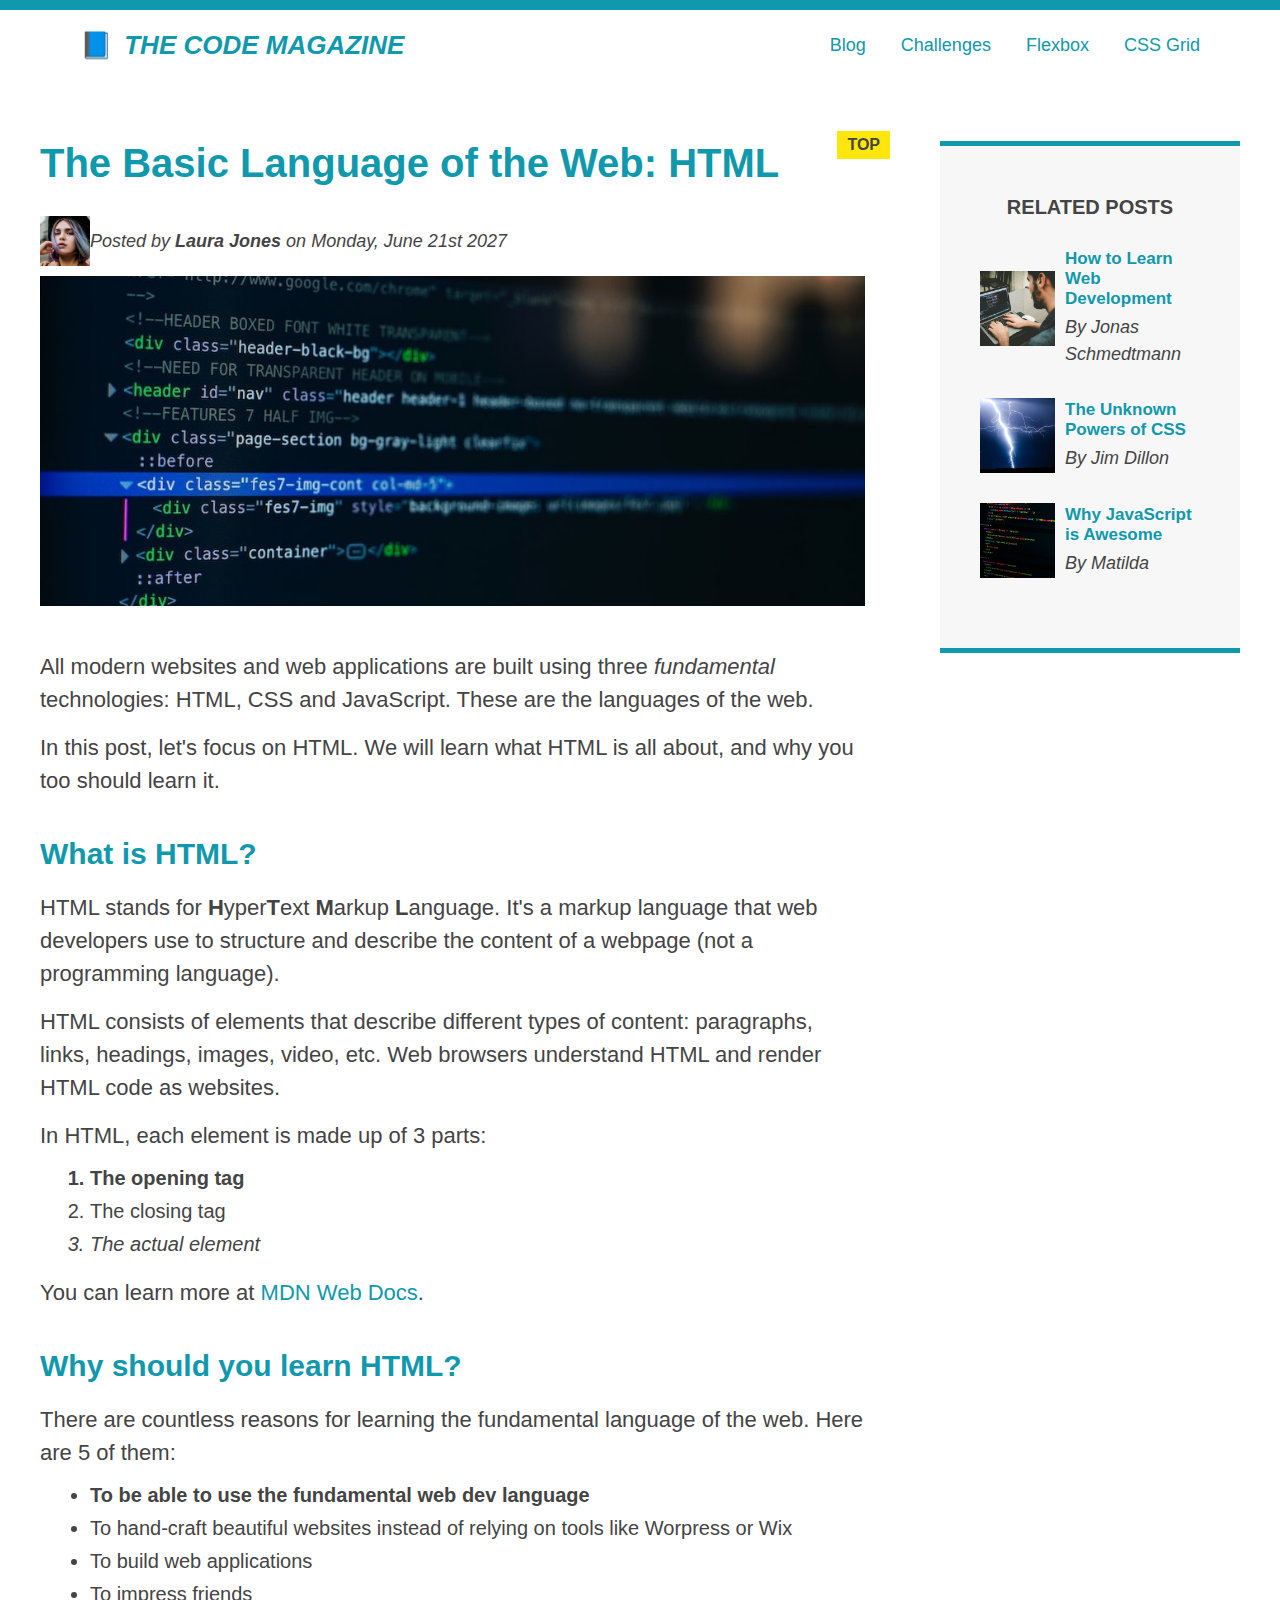
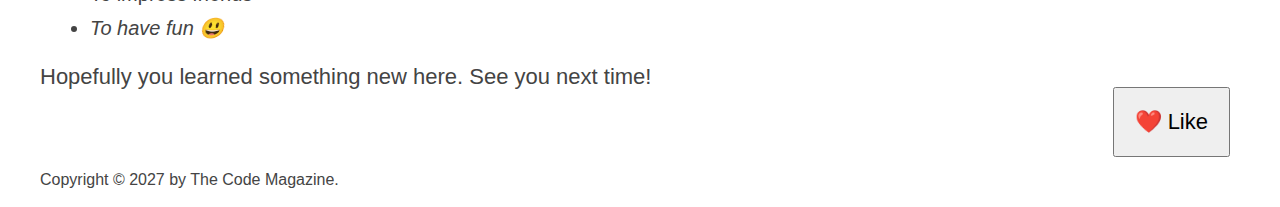
<file: index.html>
<!DOCTYPE html>
<html lang="en">

<head>
    <meta charset="UTF-8" />
    <link href="style.css" rel="stylesheet" />

    <title>The Basic Language of the Web: HTML</title>
</head>

<body>
    <div class="container">
        <header class="main-header">
            <h1>📘 The Code Magazine</h1>

            <nav>
                <a href="blog.html">Blog</a>
                <a href="#">Challenges</a>
                <a href="flexbox.html">Flexbox</a>
                <a href="css-grid.html">CSS Grid</a>
            </nav>
        </header>

        <!-- <div class="row"> -->
        <article>
            <header class="post-header">
                <h2>The Basic Language of the Web: HTML</h2>
                <div class="author-box">
                    <img src="img/laura-jones.jpg" alt="Headshot of Laura Jones" height="50" width="50"
                        class="author-img" />

                    <p id="author" class="author">
                        Posted by <strong>Laura Jones</strong> on Monday, June 21st 2027
                    </p>
                </div>

                <img src="img/post-img.jpg" alt="HTML code on a screen" width="500" height="200" class="post-img" />
                <button>❤️ Like</button>
            </header>

            <p>
                All modern websites and web applications are built using three
                <em>fundamental</em>
                technologies: HTML, CSS and JavaScript. These are the languages of the
                web.
            </p>

            <p>
                In this post, let's focus on HTML. We will learn what HTML is all
                about, and why you too should learn it.
            </p>

            <h3>What is HTML?</h3>
            <p>
                HTML stands for <strong>H</strong>yper<strong>T</strong>ext
                <strong>M</strong>arkup <strong>L</strong>anguage. It's a markup
                language that web developers use to structure and describe the content
                of a webpage (not a programming language).
            </p>
            <p>
                HTML consists of elements that describe different types of content:
                paragraphs, links, headings, images, video, etc. Web browsers
                understand HTML and render HTML code as websites.
            </p>
            <p>In HTML, each element is made up of 3 parts:</p>

            <ol>
                <li class="first-li">The opening tag</li>
                <li>The closing tag</li>
                <li>The actual element</li>
            </ol>

            <p>
                You can learn more at
                <a href="https://developer.mozilla.org/en-US/docs/Web/HTML" target="_blank">MDN Web Docs</a>.
            </p>

            <h3>Why should you learn HTML?</h3>

            <p>
                There are countless reasons for learning the fundamental language of
                the web. Here are 5 of them:
            </p>

            <ul>
                <li class="first-li">
                    To be able to use the fundamental web dev language
                </li>
                <li>
                    To hand-craft beautiful websites instead of relying on tools like
                    Worpress or Wix
                </li>
                <li>To build web applications</li>
                <li>To impress friends</li>
                <li>To have fun 😃</li>
            </ul>

            <p>Hopefully you learned something new here. See you next time!</p>
        </article>

        <aside>
            <h4>Related posts</h4>

            <ul class="related">
                <li class="related-post">
                    <img src="img/related-1.jpg" alt="Person programming" width="75" height="75" />
                    <div>
                        <a href="#" class="related-link">How to Learn Web Development</a>
                        <p class="related-author">By Jonas Schmedtmann</p>
                    </div>
                </li>
                <li class="related-post">
                    <img src="img/related-2.jpg" alt="Lightning" width="75" height="75" />
                    <div>
                        <a href="#" class="related-link">The Unknown Powers of CSS</a>
                        <p class="related-author">By Jim Dillon</p>
                    </div>
                </li>
                <li class="related-post">
                    <img src="img/related-3.jpg" alt="JavaScript code on a screen" width="75" height="75" />
                    <div>
                        <a href="#" class="related-link">Why JavaScript is Awesome</a>
                        <p class="related-author">By Matilda</p>
                    </div>
                </li>
            </ul>
        </aside>
        <!-- </div> -->

        <footer>
            <p id="copyright" class="copyright text">
                Copyright &copy; 2027 by The Code Magazine.
            </p>
        </footer>
    </div>
</body>

</html>
</file>
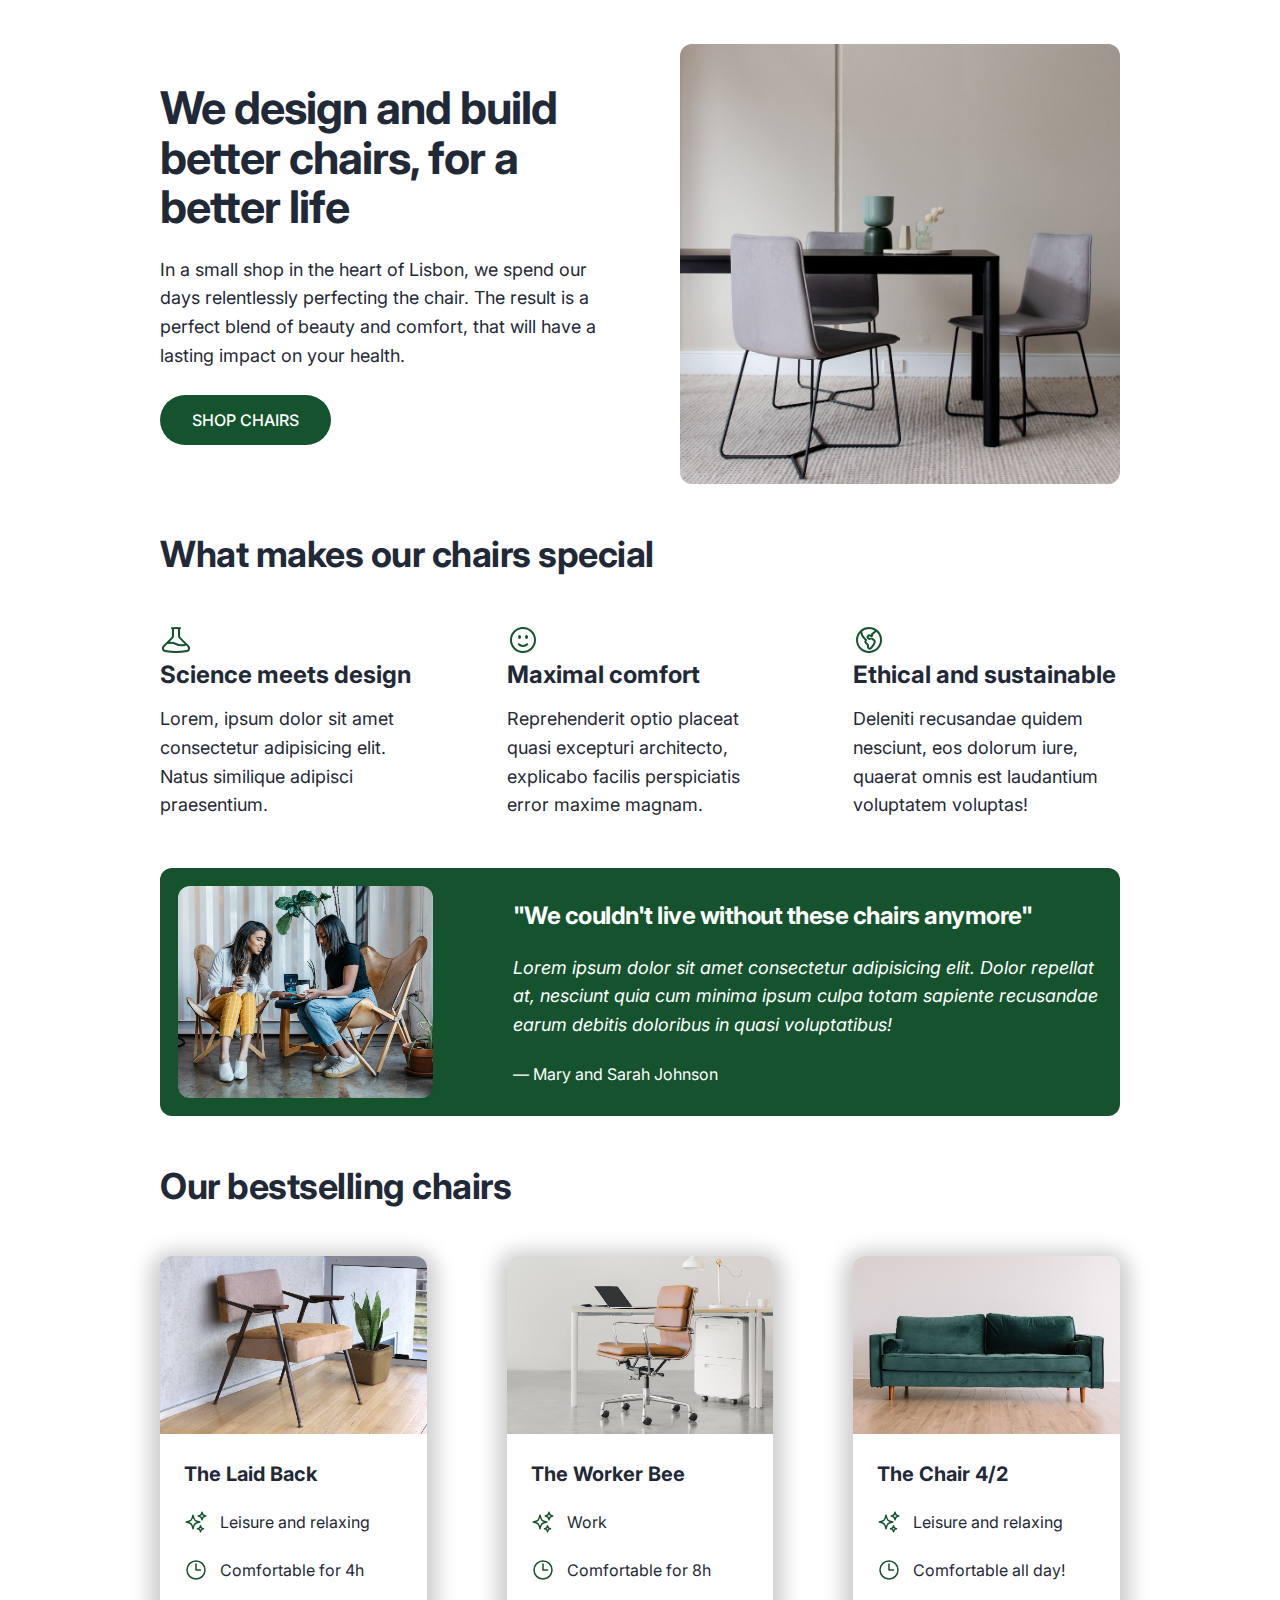
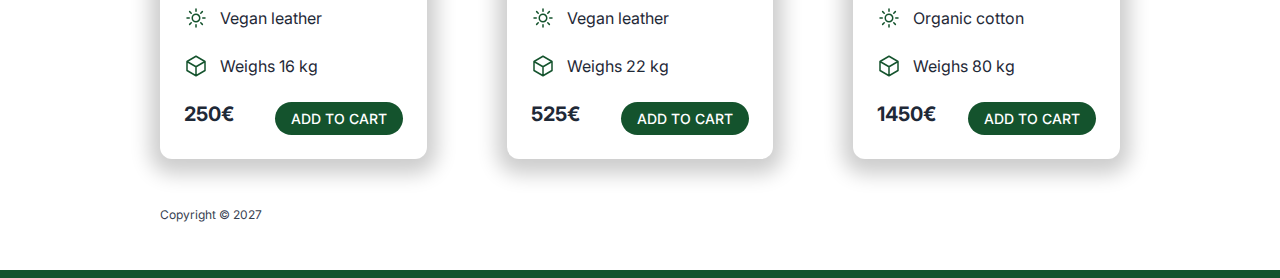
<file: chair-shop/index.html>
<!DOCTYPE html>
<html lang="en">

<head>
  <meta charset="UTF-8" />
  <meta http-equiv="X-UA-Compatible" content="IE=edge" />
  <meta name="viewport" content="width=device-width, initial-scale=1.0" />

  <link rel="preconnect" href="https://fonts.googleapis.com">
  <link rel="preconnect" href="https://fonts.gstatic.com" crossorigin>
  <link
    href="https://fonts.googleapis.com/css2?family=Inter:ital,opsz,wght@0,14..32,100..900;1,14..32,100..900&display=swap"
    rel="stylesheet">

  <link rel="stylesheet" href="style.css" />
  <title>Lisbon Chair Shop</title>
</head>

<body>
  <div class="container">
    <header>
      <div class="header-text-box">
        <h1>We design and build better chairs, for a better life</h1>
        <p class="header-text">
          In a small shop in the heart of Lisbon, we spend our days
          relentlessly perfecting the chair. The result is a perfect blend of
          beauty and comfort, that will have a lasting impact on your health.
        </p>
        <a class="btn btn--big" href="#">Shop chairs</a>
      </div>
      <img src="hero.jpg" alt="Photo" />
    </header>

    <section>
      <h2>What makes our chairs special</h2>
      <div class="grid-3-cols">
        <div>
          <svg xmlns="http://www.w3.org/2000/svg" fill="none" viewBox="0 0 24 24" stroke-width="1.5"
            stroke="currentColor" class="features-icon">
            <path stroke-linecap="round" stroke-linejoin="round"
              d="M9.75 3.104v5.714a2.25 2.25 0 0 1-.659 1.591L5 14.5M9.75 3.104c-.251.023-.501.05-.75.082m.75-.082a24.301 24.301 0 0 1 4.5 0m0 0v5.714c0 .597.237 1.17.659 1.591L19.8 15.3M14.25 3.104c.251.023.501.05.75.082M19.8 15.3l-1.57.393A9.065 9.065 0 0 1 12 15a9.065 9.065 0 0 0-6.23-.693L5 14.5m14.8.8 1.402 1.402c1.232 1.232.65 3.318-1.067 3.611A48.309 48.309 0 0 1 12 21c-2.773 0-5.491-.235-8.135-.687-1.718-.293-2.3-2.379-1.067-3.61L5 14.5" />
          </svg>

          <p class="features-title"><strong>Science meets design</strong></p>
          <p class="features-text">
            Lorem, ipsum dolor sit amet consectetur adipisicing elit. Natus
            similique adipisci praesentium.
          </p>
        </div>

        <div>
          <svg xmlns="http://www.w3.org/2000/svg" fill="none" viewBox="0 0 24 24" stroke-width="1.5"
            stroke="currentColor" class="features-icon">
            <path stroke-linecap="round" stroke-linejoin="round"
              d="M15.182 15.182a4.5 4.5 0 0 1-6.364 0M21 12a9 9 0 1 1-18 0 9 9 0 0 1 18 0ZM9.75 9.75c0 .414-.168.75-.375.75S9 10.164 9 9.75 9.168 9 9.375 9s.375.336.375.75Zm-.375 0h.008v.015h-.008V9.75Zm5.625 0c0 .414-.168.75-.375.75s-.375-.336-.375-.75.168-.75.375-.75.375.336.375.75Zm-.375 0h.008v.015h-.008V9.75Z" />
          </svg>

          <p class="features-title">
            <strong>Maximal comfort</strong>
          </p>
          <p class="features-text">
            Reprehenderit optio placeat quasi excepturi architecto, explicabo
            facilis perspiciatis error maxime magnam.
          </p>
        </div>

        <div>
          <svg xmlns="http://www.w3.org/2000/svg" fill="none" viewBox="0 0 24 24" stroke-width="1.5"
            stroke="currentColor" class="features-icon">
            <path stroke-linecap="round" stroke-linejoin="round"
              d="m6.115 5.19.319 1.913A6 6 0 0 0 8.11 10.36L9.75 12l-.387.775c-.217.433-.132.956.21 1.298l1.348 1.348c.21.21.329.497.329.795v1.089c0 .426.24.815.622 1.006l.153.076c.433.217.956.132 1.298-.21l.723-.723a8.7 8.7 0 0 0 2.288-4.042 1.087 1.087 0 0 0-.358-1.099l-1.33-1.108c-.251-.21-.582-.299-.905-.245l-1.17.195a1.125 1.125 0 0 1-.98-.314l-.295-.295a1.125 1.125 0 0 1 0-1.591l.13-.132a1.125 1.125 0 0 1 1.3-.21l.603.302a.809.809 0 0 0 1.086-1.086L14.25 7.5l1.256-.837a4.5 4.5 0 0 0 1.528-1.732l.146-.292M6.115 5.19A9 9 0 1 0 17.18 4.64M6.115 5.19A8.965 8.965 0 0 1 12 3c1.929 0 3.716.607 5.18 1.64" />
          </svg>

          <p class="features-title">
            <strong>Ethical and sustainable</strong>
          </p>
          <p class="features-text">
            Deleniti recusandae quidem nesciunt, eos dolorum iure, quaerat
            omnis est laudantium voluptatem voluptas!
          </p>
        </div>
      </div>
    </section>

    <section class="testimonial-section">
      <div class="grid-3-cols">
        <img src="customers.jpg" alt="People sitting on chairs" />
        <div class="testimonial-box">
          <h2>"We couldn't live without these chairs anymore"</h2>
          <blockquote class="testimonial-text">
            Lorem ipsum dolor sit amet consectetur adipisicing elit. Dolor
            repellat at, nesciunt quia cum minima ipsum culpa totam sapiente
            recusandae earum debitis doloribus in quasi voluptatibus!
          </blockquote>
          <p class="testimonial-author">&mdash; Mary and Sarah Johnson</p>
        </div>
      </div>
    </section>

    <section>
      <h2>Our bestselling chairs</h2>
      <div class="grid-3-cols">
        <figure class="chair">
          <img src="chair-1.jpg" alt="Chair" />
          <div class="chair-box">
            <h3>The Laid Back</h3>
            <ul class="chair-details">
              <li>
                <!-- Span is a generic INLINE text element, it doesn't have any meaning. It's like a div element, but inline -->
                <svg xmlns="http://www.w3.org/2000/svg" fill="none" viewBox="0 0 24 24" stroke-width="1.5"
                  stroke="currentColor" class="chair-icon">
                  <path stroke-linecap="round" stroke-linejoin="round"
                    d="M9.813 15.904 9 18.75l-.813-2.846a4.5 4.5 0 0 0-3.09-3.09L2.25 12l2.846-.813a4.5 4.5 0 0 0 3.09-3.09L9 5.25l.813 2.846a4.5 4.5 0 0 0 3.09 3.09L15.75 12l-2.846.813a4.5 4.5 0 0 0-3.09 3.09ZM18.259 8.715 18 9.75l-.259-1.035a3.375 3.375 0 0 0-2.455-2.456L14.25 6l1.036-.259a3.375 3.375 0 0 0 2.455-2.456L18 2.25l.259 1.035a3.375 3.375 0 0 0 2.456 2.456L21.75 6l-1.035.259a3.375 3.375 0 0 0-2.456 2.456ZM16.894 20.567 16.5 21.75l-.394-1.183a2.25 2.25 0 0 0-1.423-1.423L13.5 18.75l1.183-.394a2.25 2.25 0 0 0 1.423-1.423l.394-1.183.394 1.183a2.25 2.25 0 0 0 1.423 1.423l1.183.394-1.183.394a2.25 2.25 0 0 0-1.423 1.423Z" />
                </svg>

                <span>Leisure and relaxing</span>
              </li>
              <li>
                <svg xmlns="http://www.w3.org/2000/svg" fill="none" viewBox="0 0 24 24" stroke-width="1.5"
                  stroke="currentColor" class="chair-icon">
                  <path stroke-linecap="round" stroke-linejoin="round"
                    d="M12 6v6h4.5m4.5 0a9 9 0 1 1-18 0 9 9 0 0 1 18 0Z" />
                </svg>

                <span>Comfortable for 4h</span>
              </li>
              <li>
                <svg xmlns="http://www.w3.org/2000/svg" fill="none" viewBox="0 0 24 24" stroke-width="1.5"
                  stroke="currentColor" class="chair-icon">
                  <path stroke-linecap="round" stroke-linejoin="round"
                    d="M12 3v2.25m6.364.386-1.591 1.591M21 12h-2.25m-.386 6.364-1.591-1.591M12 18.75V21m-4.773-4.227-1.591 1.591M5.25 12H3m4.227-4.773L5.636 5.636M15.75 12a3.75 3.75 0 1 1-7.5 0 3.75 3.75 0 0 1 7.5 0Z" />
                </svg>

                <span>Vegan leather</span>
              </li>
              <li>
                <svg xmlns="http://www.w3.org/2000/svg" fill="none" viewBox="0 0 24 24" stroke-width="1.5"
                  stroke="currentColor" class="chair-icon">
                  <path stroke-linecap="round" stroke-linejoin="round"
                    d="m21 7.5-9-5.25L3 7.5m18 0-9 5.25m9-5.25v9l-9 5.25M3 7.5l9 5.25M3 7.5v9l9 5.25m0-9v9" />
                </svg>

                <span>Weighs 16 kg</span>
              </li>
            </ul>
            <div class="chair-price">
              <strong>250€</strong>
              <a href="#" class="btn btn--small">Add to cart</a>
            </div>
          </div>
        </figure>

        <figure class="chair">
          <img src="chair-2.jpg" alt="Chair" />
          <div class="chair-box">
            <h3>The Worker Bee</h3>
            <ul class="chair-details">
              <li>

                <svg xmlns="http://www.w3.org/2000/svg" fill="none" viewBox="0 0 24 24" stroke-width="1.5"
                  stroke="currentColor" class="chair-icon">
                  <path stroke-linecap="round" stroke-linejoin="round"
                    d="M9.813 15.904 9 18.75l-.813-2.846a4.5 4.5 0 0 0-3.09-3.09L2.25 12l2.846-.813a4.5 4.5 0 0 0 3.09-3.09L9 5.25l.813 2.846a4.5 4.5 0 0 0 3.09 3.09L15.75 12l-2.846.813a4.5 4.5 0 0 0-3.09 3.09ZM18.259 8.715 18 9.75l-.259-1.035a3.375 3.375 0 0 0-2.455-2.456L14.25 6l1.036-.259a3.375 3.375 0 0 0 2.455-2.456L18 2.25l.259 1.035a3.375 3.375 0 0 0 2.456 2.456L21.75 6l-1.035.259a3.375 3.375 0 0 0-2.456 2.456ZM16.894 20.567 16.5 21.75l-.394-1.183a2.25 2.25 0 0 0-1.423-1.423L13.5 18.75l1.183-.394a2.25 2.25 0 0 0 1.423-1.423l.394-1.183.394 1.183a2.25 2.25 0 0 0 1.423 1.423l1.183.394-1.183.394a2.25 2.25 0 0 0-1.423 1.423Z" />
                </svg>
                <span>Work</span>
              </li>
              <li>

                <svg xmlns="http://www.w3.org/2000/svg" fill="none" viewBox="0 0 24 24" stroke-width="1.5"
                  stroke="currentColor" class="chair-icon">
                  <path stroke-linecap="round" stroke-linejoin="round"
                    d="M12 6v6h4.5m4.5 0a9 9 0 1 1-18 0 9 9 0 0 1 18 0Z" />
                </svg>
                <span>Comfortable for 8h</span>
              </li>
              <li>
                <svg xmlns="http://www.w3.org/2000/svg" fill="none" viewBox="0 0 24 24" stroke-width="1.5"
                stroke="currentColor" class="chair-icon">
                <path stroke-linecap="round" stroke-linejoin="round"
                  d="M12 3v2.25m6.364.386-1.591 1.591M21 12h-2.25m-.386 6.364-1.591-1.591M12 18.75V21m-4.773-4.227-1.591 1.591M5.25 12H3m4.227-4.773L5.636 5.636M15.75 12a3.75 3.75 0 1 1-7.5 0 3.75 3.75 0 0 1 7.5 0Z" />
              </svg>
                <span>Vegan leather</span>
              </li>
              <li>
                <svg xmlns="http://www.w3.org/2000/svg" fill="none" viewBox="0 0 24 24" stroke-width="1.5"
                  stroke="currentColor" class="chair-icon">
                  <path stroke-linecap="round" stroke-linejoin="round"
                    d="m21 7.5-9-5.25L3 7.5m18 0-9 5.25m9-5.25v9l-9 5.25M3 7.5l9 5.25M3 7.5v9l9 5.25m0-9v9" />
                </svg>
                <span>Weighs 22 kg</span>
              </li>
            </ul>
            <div class="chair-price">
              <strong>525€</strong>
              <a href="#" class="btn btn--small">Add to cart</a>
            </div>
          </div>
        </figure>

        <figure class="chair">
          <img src="chair-3.jpg" alt="Chair" />
          <div class="chair-box">
            <h3>The Chair 4/2</h3>
            <ul class="chair-details">
              <li>
                <svg xmlns="http://www.w3.org/2000/svg" fill="none" viewBox="0 0 24 24" stroke-width="1.5"
                  stroke="currentColor" class="chair-icon">
                  <path stroke-linecap="round" stroke-linejoin="round"
                    d="M9.813 15.904 9 18.75l-.813-2.846a4.5 4.5 0 0 0-3.09-3.09L2.25 12l2.846-.813a4.5 4.5 0 0 0 3.09-3.09L9 5.25l.813 2.846a4.5 4.5 0 0 0 3.09 3.09L15.75 12l-2.846.813a4.5 4.5 0 0 0-3.09 3.09ZM18.259 8.715 18 9.75l-.259-1.035a3.375 3.375 0 0 0-2.455-2.456L14.25 6l1.036-.259a3.375 3.375 0 0 0 2.455-2.456L18 2.25l.259 1.035a3.375 3.375 0 0 0 2.456 2.456L21.75 6l-1.035.259a3.375 3.375 0 0 0-2.456 2.456ZM16.894 20.567 16.5 21.75l-.394-1.183a2.25 2.25 0 0 0-1.423-1.423L13.5 18.75l1.183-.394a2.25 2.25 0 0 0 1.423-1.423l.394-1.183.394 1.183a2.25 2.25 0 0 0 1.423 1.423l1.183.394-1.183.394a2.25 2.25 0 0 0-1.423 1.423Z" />
                </svg>
                <span>Leisure and relaxing</span>
              </li>
              <li>
                <svg xmlns="http://www.w3.org/2000/svg" fill="none" viewBox="0 0 24 24" stroke-width="1.5"
                  stroke="currentColor" class="chair-icon">
                  <path stroke-linecap="round" stroke-linejoin="round"
                    d="M12 6v6h4.5m4.5 0a9 9 0 1 1-18 0 9 9 0 0 1 18 0Z" />
                </svg>
                <span>Comfortable all day!</span>
              </li>
              <li>
                <svg xmlns="http://www.w3.org/2000/svg" fill="none" viewBox="0 0 24 24" stroke-width="1.5"
                stroke="currentColor" class="chair-icon">
                <path stroke-linecap="round" stroke-linejoin="round"
                  d="M12 3v2.25m6.364.386-1.591 1.591M21 12h-2.25m-.386 6.364-1.591-1.591M12 18.75V21m-4.773-4.227-1.591 1.591M5.25 12H3m4.227-4.773L5.636 5.636M15.75 12a3.75 3.75 0 1 1-7.5 0 3.75 3.75 0 0 1 7.5 0Z" />
              </svg>
                <span>Organic cotton</span>
              </li>
              <li>
                <svg xmlns="http://www.w3.org/2000/svg" fill="none" viewBox="0 0 24 24" stroke-width="1.5"
                  stroke="currentColor" class="chair-icon">
                  <path stroke-linecap="round" stroke-linejoin="round"
                    d="m21 7.5-9-5.25L3 7.5m18 0-9 5.25m9-5.25v9l-9 5.25M3 7.5l9 5.25M3 7.5v9l9 5.25m0-9v9" />
                </svg>
                <span>Weighs 80 kg</span>
              </li>
            </ul>
            <div class="chair-price">
              <strong>1450€</strong>
              <a href="#" class="btn btn--small">Add to cart</a>
            </div>
          </div>
        </figure>
      </div>
    </section>

    <footer>
      Copyright &copy; 2027
    </footer>
  </div>
</body>

</html>
</file>
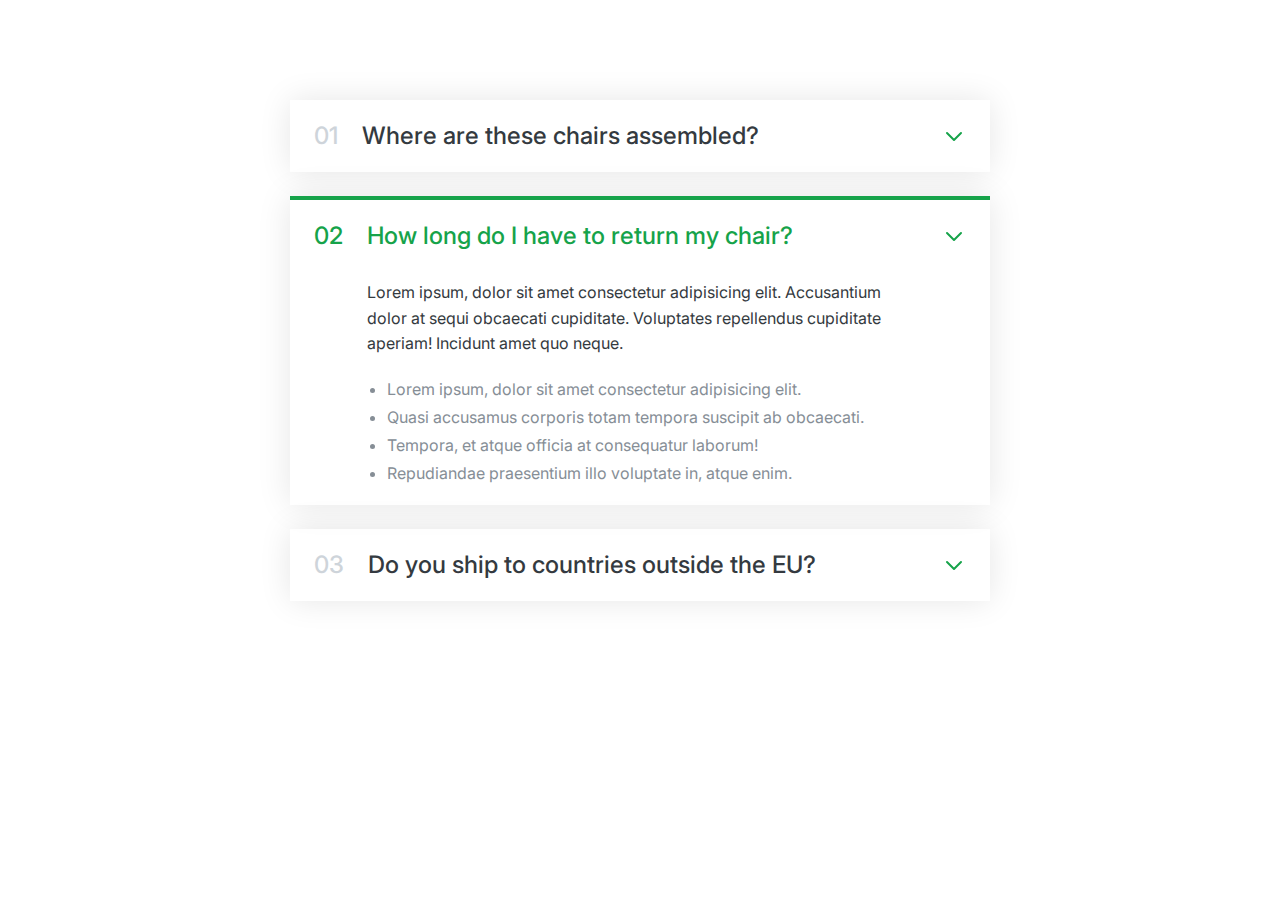
<file: componets/accordion/index.html>
<!DOCTYPE html>
<html lang="en">

<head>
    <meta charset="UTF-8">
    <meta name="viewport" content="width=device-width, initial-scale=1.0">
    <link rel="stylesheet" href="style.css">
    <link rel="preconnect" href="https://fonts.googleapis.com">
    <link rel="preconnect" href="https://fonts.gstatic.com" crossorigin>
    <link
        href="https://fonts.googleapis.com/css2?family=Inter:ital,opsz,wght@0,14..32,100..900;1,14..32,100..900&display=swap"
        rel="stylesheet">
    <title>Accordion</title>
</head>

<body>
    <div class="accordion">
        <div class="item">
            <p class="number">01</p>
            <p class="text">Where are these chairs assembled?</p>
            <svg xmlns="http://www.w3.org/2000/svg" class="icon" fill="none" viewBox="0 0 24 24" stroke="currentColor">
                <path stroke-linecap="round" stroke-linejoin="round" stroke-width="2" d="M19 9l-7 7-7-7" />
            </svg>
            <div class="hidden-box">
                <p>
                    Lorem ipsum, dolor sit amet consectetur adipisicing elit.
                    Accusantium dolor at sequi obcaecati cupiditate. Voluptates
                    repellendus cupiditate aperiam! Incidunt amet quo neque.
                </p>
                <ul>
                    <li>Lorem ipsum, dolor sit amet consectetur adipisicing elit.</li>
                    <li>
                        Quasi accusamus corporis totam tempora suscipit ab obcaecati.
                    </li>
                    <li>Tempora, et atque officia at consequatur laborum!</li>
                    <li>Repudiandae praesentium illo voluptate in, atque enim.</li>
                </ul>
            </div>
        </div>

        <div class="item open">
            <p class="number">02</p>
            <p class="text">How long do I have to return my chair?</p>
            <svg xmlns="http://www.w3.org/2000/svg" class="icon" fill="none" viewBox="0 0 24 24" stroke="currentColor">
                <path stroke-linecap="round" stroke-linejoin="round" stroke-width="2" d="M19 9l-7 7-7-7" />
            </svg>
            <div class="hidden-box">
                <p>
                    Lorem ipsum, dolor sit amet consectetur adipisicing elit.
                    Accusantium dolor at sequi obcaecati cupiditate. Voluptates
                    repellendus cupiditate aperiam! Incidunt amet quo neque.
                </p>
                <ul>
                    <li>Lorem ipsum, dolor sit amet consectetur adipisicing elit.</li>
                    <li>
                        Quasi accusamus corporis totam tempora suscipit ab obcaecati.
                    </li>
                    <li>Tempora, et atque officia at consequatur laborum!</li>
                    <li>Repudiandae praesentium illo voluptate in, atque enim.</li>
                </ul>
            </div>
        </div>

        <div class="item">
            <p class="number">03</p>
            <p class="text">Do you ship to countries outside the EU?</p>
            <svg xmlns="http://www.w3.org/2000/svg" class="icon" fill="none" viewBox="0 0 24 24" stroke="currentColor">
                <path stroke-linecap="round" stroke-linejoin="round" stroke-width="2" d="M19 9l-7 7-7-7" />
            </svg>
            <div class="hidden-box">
                <p>
                    Lorem ipsum, dolor sit amet consectetur adipisicing elit.
                    Accusantium dolor at sequi obcaecati cupiditate. Voluptates
                    repellendus cupiditate aperiam! Incidunt amet quo neque.
                </p>
                <ul>
                    <li>Lorem ipsum, dolor sit amet consectetur adipisicing elit.</li>
                    <li>
                        Quasi accusamus corporis totam tempora suscipit ab obcaecati.
                    </li>
                    <li>Tempora, et atque officia at consequatur laborum!</li>
                    <li>Repudiandae praesentium illo voluptate in, atque enim.</li>
                </ul>
            </div>
        </div>
    </div>

</body>

</html>
</file>
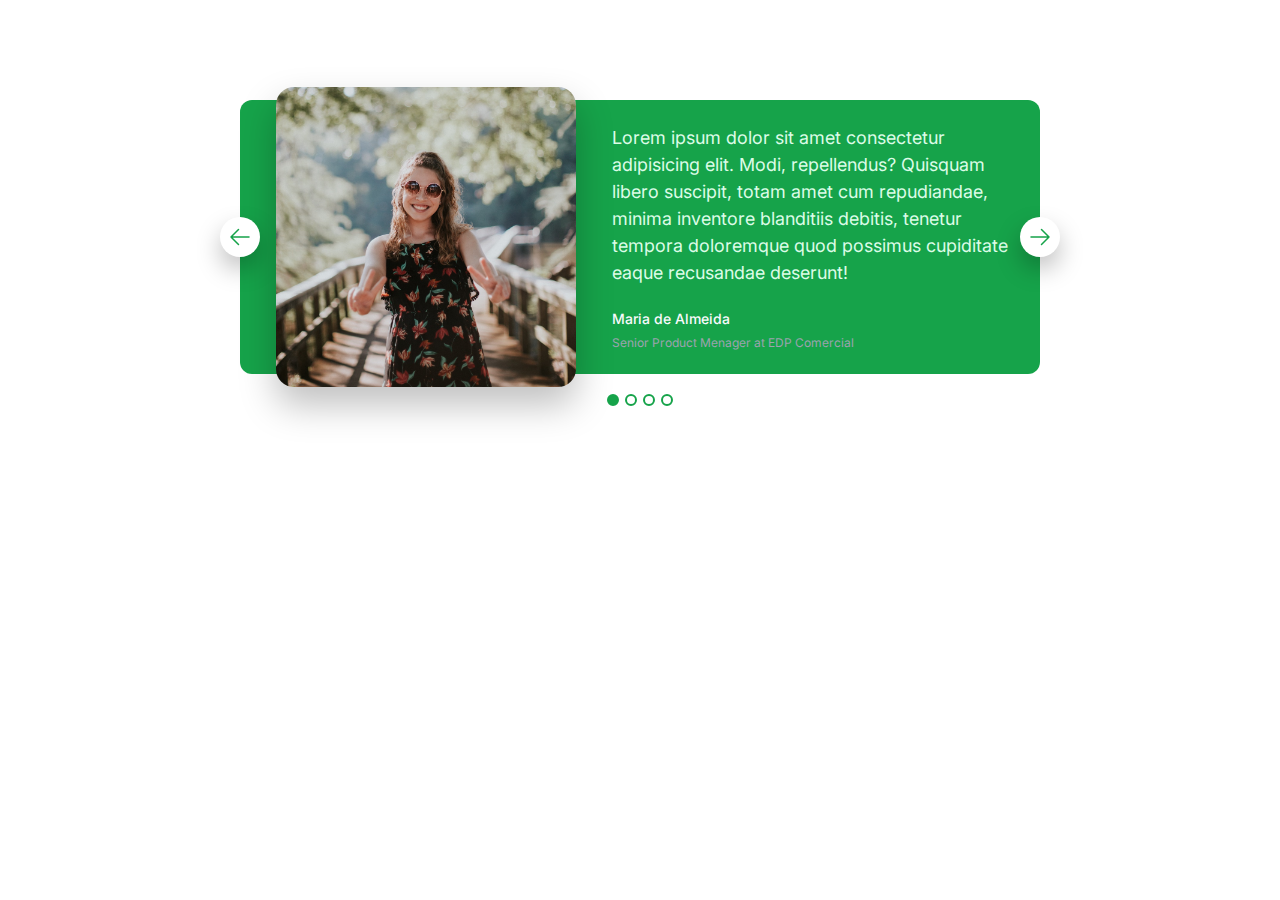
<file: componets/carousel/index.html>
<!DOCTYPE html>
<html lang="en">

<head>
    <meta charset="UTF-8">
    <meta name="viewport" content="width=device-width, initial-scale=1.0">
    <link rel="preconnect" href="https://fonts.googleapis.com">
    <link rel="preconnect" href="https://fonts.gstatic.com" crossorigin>
    <link
        href="https://fonts.googleapis.com/css2?family=Inter:ital,opsz,wght@0,14..32,100..900;1,14..32,100..900&display=swap"
        rel="stylesheet">

    <link rel="stylesheet" href="style.css" />
    <title>Carousel</title>
</head>

<body>
    <div class="carousel">
        <img src="../maria.jpg" alt="Maria de Almeida">
        <blockquote class="testimonial">
            <p class="testimonial-text">Lorem ipsum dolor sit amet consectetur adipisicing elit. Modi, repellendus?
                Quisquam libero suscipit, totam amet cum repudiandae, minima inventore blanditiis debitis, tenetur
                tempora doloremque quod possimus cupiditate eaque recusandae deserunt!</p>
            <p class="testimonial-author">Maria de Almeida</p>
            <p class="testimonial-job">Senior Product Menager at EDP Comercial</p>
        </blockquote>
        
        <button class="btn btn--left">
            <svg xmlns="http://www.w3.org/2000/svg" fill="none" viewBox="0 0 24 24" stroke-width="1.5"
                stroke="currentColor" class="btn-icon">
                <path stroke-linecap="round" stroke-linejoin="round" d="M10.5 19.5 3 12m0 0 7.5-7.5M3 12h18" />
            </svg>
        </button>

        <button class="btn btn--right">

            <svg xmlns="http://www.w3.org/2000/svg" fill="none" viewBox="0 0 24 24" stroke-width="1.5"
                stroke="currentColor" class="btn-icon">
                <path stroke-linecap="round" stroke-linejoin="round" d="M13.5 4.5 21 12m0 0-7.5 7.5M21 12H3" />
            </svg>
        </button>

        <div class="dots">
            <button class="dot dot--fill">&nbsp;</button>
            <button class="dot">&nbsp;</button>
            <button class="dot">&nbsp;</button>
            <button class="dot">&nbsp;</button>
        </div>

    </div>
</body>

</html>
</file>
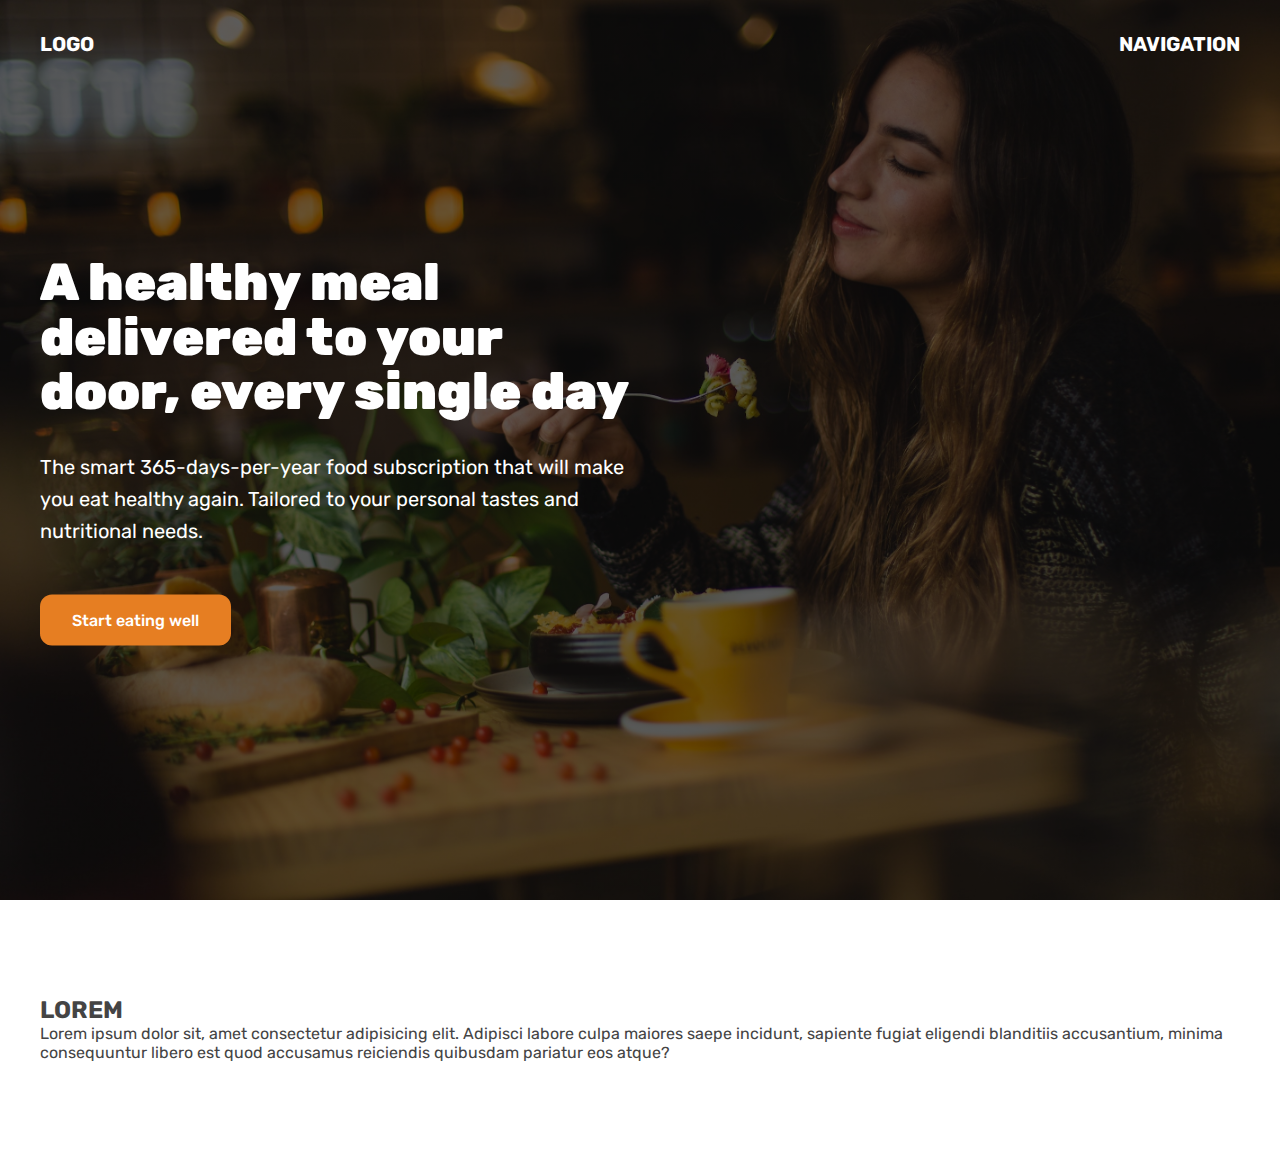
<file: componets/hero/index.html>
<!DOCTYPE html>
<html lang="en">

<head>
    <meta charset="UTF-8">
    <meta name="viewport" content="width=device-width, initial-scale=1.0">
    <link rel="preconnect" href="https://fonts.googleapis.com">
    <link rel="preconnect" href="https://fonts.gstatic.com" crossorigin>
    <link
        href="https://fonts.googleapis.com/css2?family=Inter:ital,opsz,wght@0,14..32,100..900;1,14..32,100..900&family=Roboto:ital,wght@0,100;0,300;0,400;0,500;0,700;0,900;1,100;1,300;1,400;1,500;1,700;1,900&family=Rubik:ital,wght@0,300..900;1,300..900&display=swap"
        rel="stylesheet">
    <link rel="stylesheet" href="style.css">
    <title>Hero Section</title>
</head>

<body>

    <header>
        <nav class="container">
            <div>LOGO</div>
            <div>NAVIGATION</div>
        </nav>
        <div class="header-container">
            
            <div class="header-container-inner">
                
                <H1>A healthy meal delivered to your door, every single day </H1>
                
                <p>
                    The smart 365-days-per-year food subscription that will make you eat healthy again. Tailored to your
                    personal tastes and nutritional needs.
                
                </p>
                
                <a href="#" class="btn">Start eating well</a>
            </div>
        </div>
    </header>

    <section class="container">
        <h2>LOREM</h2>
        <div>Lorem ipsum dolor sit, amet consectetur adipisicing elit. Adipisci labore culpa maiores saepe incidunt,
            sapiente fugiat eligendi blanditiis accusantium, minima consequuntur libero est quod accusamus reiciendis
            quibusdam pariatur eos atque?</div>
    </section>
</body>

</html>
</file>
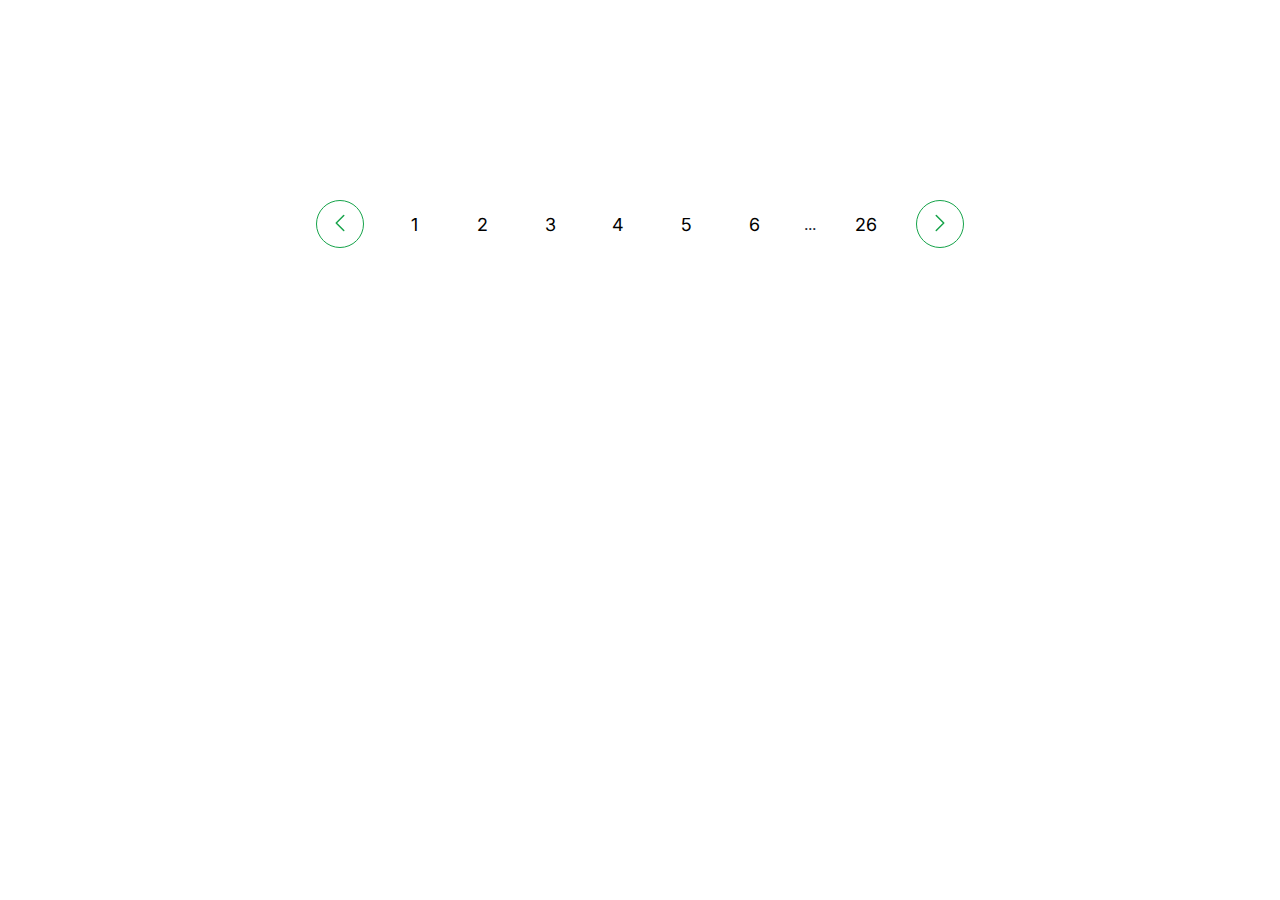
<file: componets/pagination/index.html>
<!DOCTYPE html>
<html lang="en">

<head>
    <meta charset="UTF-8">
    <meta name="viewport" content="width=device-width, initial-scale=1.0">
    <link rel="stylesheet" href="style.css">
    <link rel="preconnect" href="https://fonts.googleapis.com">
    <link rel="preconnect" href="https://fonts.gstatic.com" crossorigin>
    <link
        href="https://fonts.googleapis.com/css2?family=Inter:ital,opsz,wght@0,14..32,100..900;1,14..32,100..900&display=swap"
        rel="stylesheet">
    <title>Pagination</title>
</head>

<body>
    <div class="pagination">
        <button class="btn"><svg xmlns="http://www.w3.org/2000/svg" fill="none" viewBox="0 0 24 24"
                stroke-width="1.5" stroke="currentColor" class="btn-icon">
                <path stroke-linecap="round" stroke-linejoin="round" d="M15.75 19.5 8.25 12l7.5-7.5" />
            </svg>
        </button>
        <a href="#" class="page-link
        ">1</a>
        <a href="#" class="page-link
        ">2</a>
        <a href="#" class="page-link
        ">3</a>
        <a href="#" class="page-link
        ">4</a>
        <a href="#" class="page-link
        ">5</a>
        <a href="#" class="page-link
        ">6</a>
        <span class="dots
        ">...</span>
        <a href="#" class="page-link
        ">26</a>
        <button class="btn"><svg xmlns="http://www.w3.org/2000/svg" fill="none" viewBox="0 0 24 24"
                stroke-width="1.5" stroke="currentColor" class="btn-icon">
                <path stroke-linecap="round" stroke-linejoin="round" d="m8.25 4.5 7.5 7.5-7.5 7.5" />
            </svg>
        </button>
    </div>
</body>

</html>
</file>
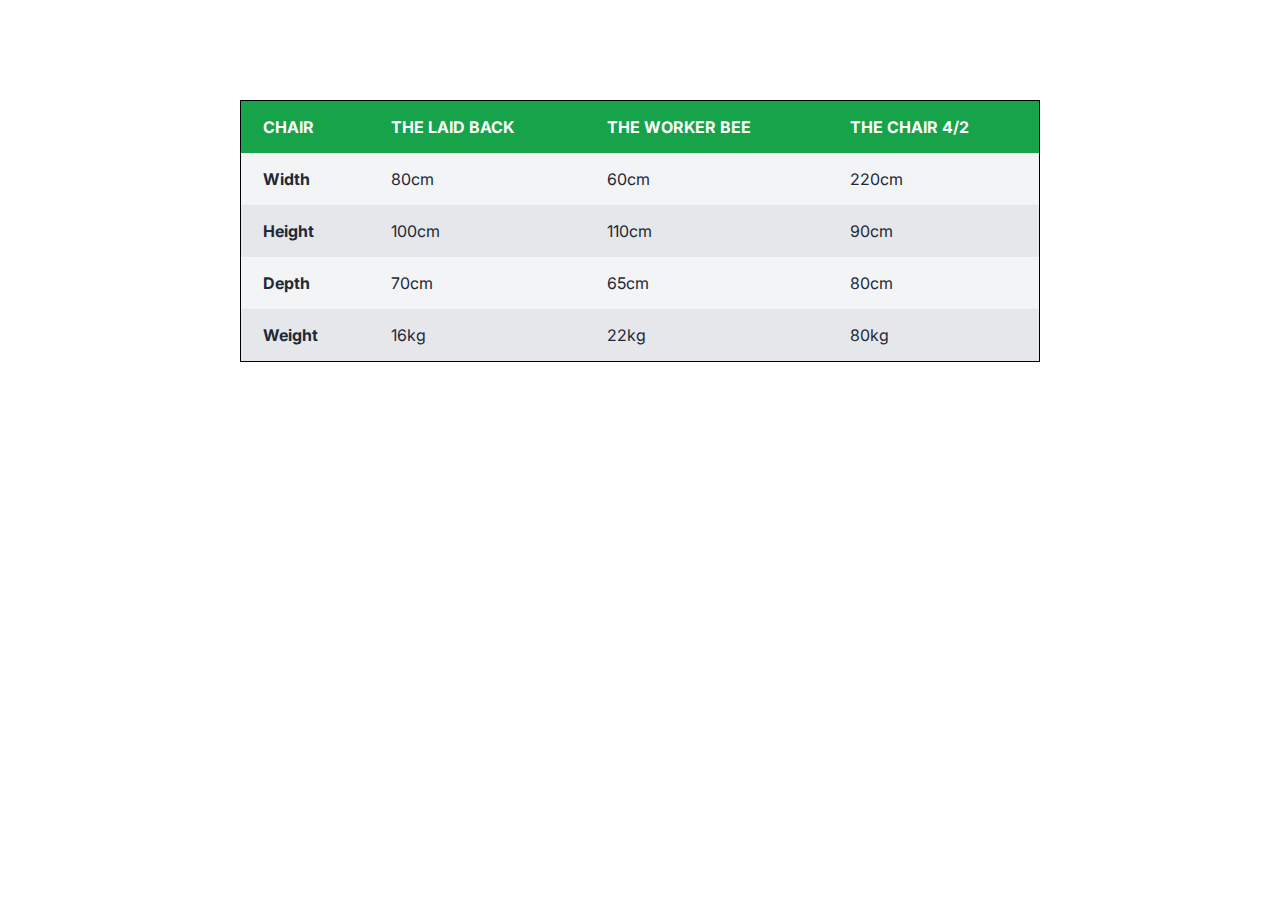
<file: componets/table/index.html>
<!DOCTYPE html>
<html lang="en">

<head>
    <meta charset="UTF-8">
    <meta name="viewport" content="width=device-width, initial-scale=1.0">
    <link rel="preconnect" href="https://fonts.googleapis.com">
    <link rel="preconnect" href="https://fonts.gstatic.com" crossorigin>
    <link
        href="https://fonts.googleapis.com/css2?family=Inter:ital,opsz,wght@0,14..32,100..900;1,14..32,100..900&display=swap"
        rel="stylesheet">

    <link rel="stylesheet" href="style.css" />
    <title>Table</title>
</head>
<table>
    <thead>
        <tr>
            <th>CHAIR</th>
            <th>THE LAID BACK</th>
            <th>THE WORKER BEE</th>
            <th>THE CHAIR 4/2</th>
        </tr>
    </thead>
    <tbody>
        <tr>
            <th>Width</th>
            <td>80cm</td>
            <td>60cm</td>
            <td>220cm</td>
        </tr>
        <tr>
            <th>Height</th>
            <td>100cm</td>
            <td>110cm</td>
            <td>90cm</td>
        </tr>
        <tr>
            <th>Depth</th>
            <td>70cm</td>
            <td>65cm</td>
            <td>80cm</td>
        </tr>
        <tr>
            <th>Weight</th>
            <td>16kg</td>
            <td>22kg</td>
            <td>80kg</td>
        </tr>
    </tbody>
</table>

<body>

</body>

</html>
</file>
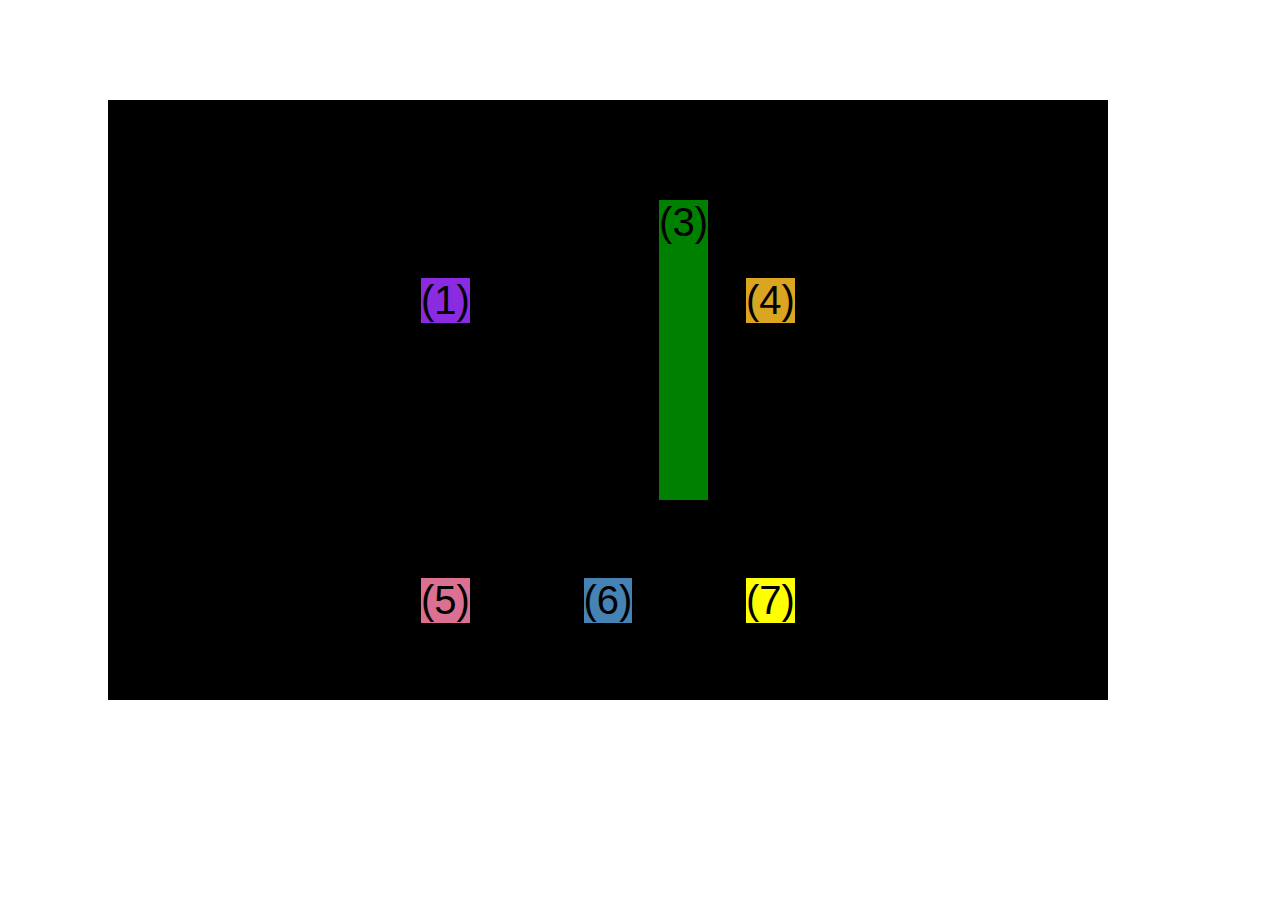
<file: css-grid.html>
<!DOCTYPE html>
<html lang="en">
  <head>
    <meta charset="UTF-8" />
    <meta http-equiv="X-UA-Compatible" content="IE=edge" />
    <meta name="viewport" content="width=device-width, initial-scale=1.0" />
    <title>CSS Grid</title>
    <style>
      .el--1 {
        background-color: blueviolet;
      }
      .el--2 {
        background-color: orangered;
      }
      .el--3 {
        background-color: green;
        height: 300px;
      }
      .el--4 {
        background-color: goldenrod;
      }
      .el--5 {
        background-color: palevioletred;
      }
      .el--6 {
        background-color: steelblue;
      }
      .el--7 {
        background-color: yellow;
      }
      .el--8 {
        background-color: crimson;
      }

      .container--1 {
        /* STARTER */
        font-family: sans-serif;
        background-color: #ddd;
        font-size: 40px;
        margin: 40px;

        /* CSS GRID */
        display: grid;
        /* grid-template-columns: 200px 200px 1fr 200px; */
        /* grid-template-rows: 200px 200px; */
        grid-template-columns: 2fr 1fr 1fr 1fr 1fr;
        grid-template-rows: 1fr 1fr;
        column-gap: 24px;
        row-gap: 24px;

        /* TEMPORARILY */
        display: none;
      }

      .el--8{
        grid-column: 2;
        grid-row: 1 / span 2;
      }

      .el--2{
        grid-column: 1 / 2;
        grid-row: 2 / 3;
      }

      .el--7{
        /* grid-column: 3/ span 3; */
        grid-column: 3 / -1;
      }

      .container--2 {
        /* STARTER */
        display: grid;
        font-family: sans-serif;
        background-color: black;
        font-size: 40px;
        margin: 100px;

        width: 1000px;
        height: 600px;

        /* CSS GRID */
        grid-template-columns: 125px 200px 125px;
        grid-template-rows: 400px 200px;
        justify-content: center;
        align-content: start;

        justify-items: center;
        align-items: center;
      }

      .el--3{
        align-self: end;
        justify-self: end;
      }

    </style>
  </head>
  <body>
    <div class="container--1">
      <div class="el el--1">(1) HTML</div>
      <div class="el el--2">(2) and</div>
      <div class="el el--3">(3) CSS</div>
      <div class="el el--4">(4) are</div>
      <div class="el el--5">(5) amazing</div>
      <!-- <div class="el el--6">(6) languages</div> -->
      <div class="el el--7">(7) to</div>
      <div class="el el--8">(8) learn</div>
    </div>

    <div class="container--2">
      <div class="el el--1">(1)</div>
      <div class="el el--3">(3)</div>
      <div class="el el--4">(4)</div>
      <div class="el el--5">(5)</div>
      <div class="el el--6">(6)</div>
      <div class="el el--7">(7)</div>
    </div>
  </body>
</html>
</file>
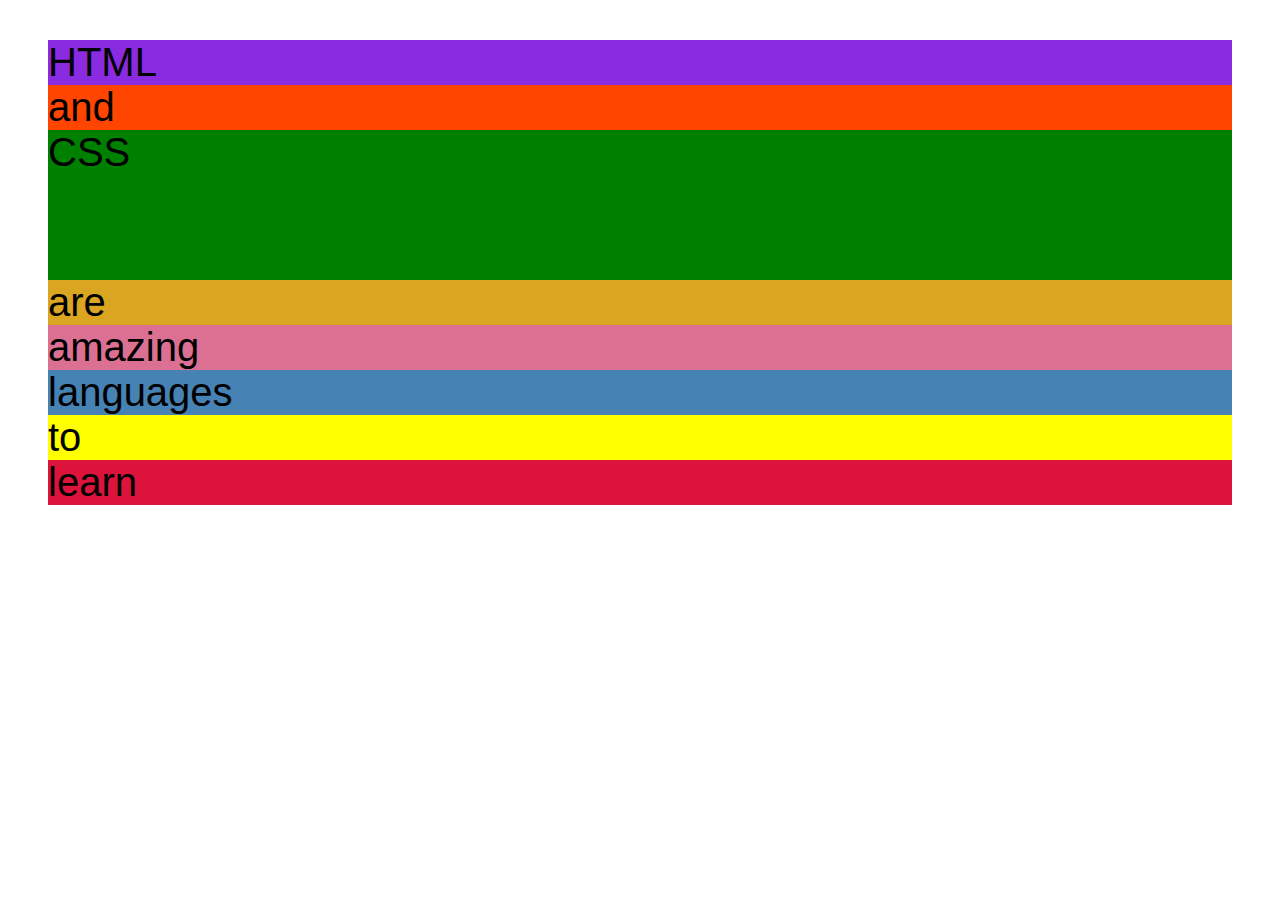
<file: flexbox.html>
<!DOCTYPE html>
<html lang="en">
  <head>
    <meta charset="UTF-8" />
    <meta http-equiv="X-UA-Compatible" content="IE=edge" />
    <meta name="viewport" content="width=device-width, initial-scale=1.0" />
    <title>Flexbox</title>
    <style>
      .el--1 {
        background-color: blueviolet;
      }
      .el--2 {
        background-color: orangered;
      }
      .el--3 {
        background-color: green;
        height: 150px;
      }
      .el--4 {
        background-color: goldenrod;
      }
      .el--5 {
        background-color: palevioletred;
      }
      .el--6 {
        background-color: steelblue;
      }
      .el--7 {
        background-color: yellow;
      }
      .el--8 {
        background-color: crimson;
      }

      .container {
        /* STARTER */
        font-family: sans-serif;
        background-color: #ddd;
        font-size: 40px;
        margin: 40px;

        /* FLEXBOX */
      }
    </style>
  </head>
  <body>
    <div class="container">
      <div class="el el--1">HTML</div>
      <div class="el el--2">and</div>
      <div class="el el--3">CSS</div>
      <div class="el el--4">are</div>
      <div class="el el--5">amazing</div>
      <div class="el el--6">languages</div>
      <div class="el el--7">to</div>
      <div class="el el--8">learn</div>
    </div>
  </body>
</html>
</file>
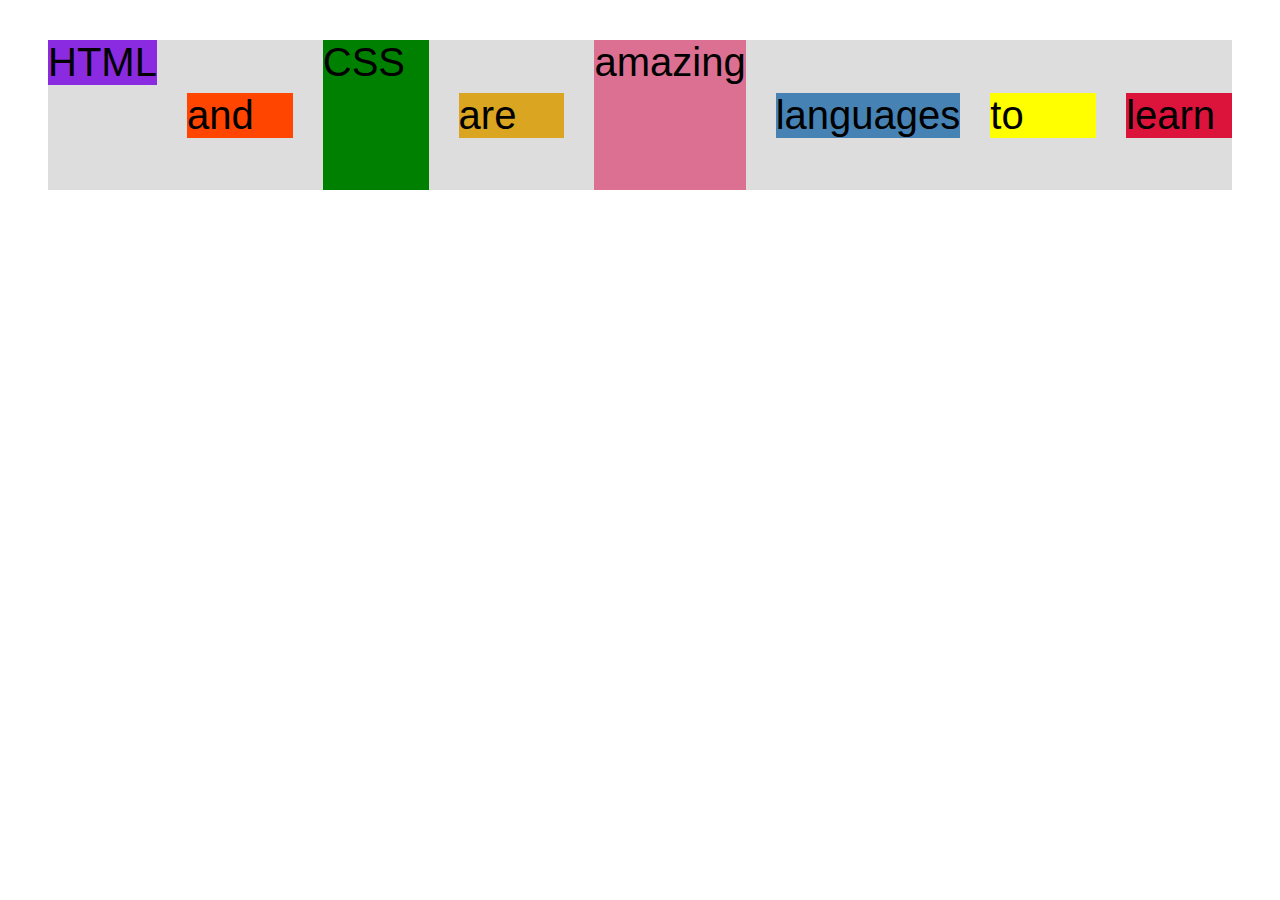
<file: code-magazine/flexbox.html>
<!DOCTYPE html>
<html lang="en">
  <head>
    <meta charset="UTF-8" />
    <meta http-equiv="X-UA-Compatible" content="IE=edge" />
    <meta name="viewport" content="width=device-width, initial-scale=1.0" />
    <title>Flexbox</title>
    <style>
      .el--1 {
        background-color: blueviolet;
      }
      .el--2 {
        background-color: orangered;
      }
      .el--3 {
        background-color: green;
        height: 150px;
      }
      .el--4 {
        background-color: goldenrod;
      }
      .el--5 {
        background-color: palevioletred;
      }
      .el--6 {
        background-color: steelblue;
      }
      .el--7 {
        background-color: yellow;
      }
      .el--8 {
        background-color: crimson;
      }

      .container {
        /* STARTER */
        font-family: sans-serif;
        background-color: #ddd;
        font-size: 40px;
        margin: 40px;
        
        /* FLEXBOX */
        display: flex;
        align-items: center;
        justify-content: flex-start;
        gap: 30px;
      }
      
      .el{
        /* flex-basis: 300px; */
        /* flex-shrink: 0; */
        /* flex-grow: 1; */
        flex: 100px;
        
      }

      .el--1{
        align-self: flex-start;
        /* flex-grow: 1; */
      }

      .el--5{
        align-self: stretch;
      }

      .el--6{
        /* order: -1; */
      }

    </style>
  </head>
  <body>
    <div class="container">
      <div class="el el--1">HTML</div>
      <div class="el el--2">and</div>
      <div class="el el--3">CSS</div>
      <div class="el el--4">are</div>
      <div class="el el--5">amazing</div>
      <div class="el el--6">languages</div>
      <div class="el el--7">to</div>
      <div class="el el--8">learn</div>
    </div>
  </body>
</html>
</file>
<file: style.css>
* {
    /* border-top: 10px solid #1098ad; */
    margin: 0;
    padding: 0;
    box-sizing: border-box;
}

/* PAGE SECTIONS */
body {
    color: #444;
    font-family: sans-serif;

    border-top: 10px solid #1098ad;
    position: relative;
}

.container {
    width: 1200px;
    /* margin-left: auto;
    margin-right: auto; */
    margin: 0 auto;
}

.main-header {
    /* padding: 20px;
    padding-left: 40px;
    padding-right: 40px; */
    padding: 20px 40px;
    /* margin-bottom: 60px; */
    /* height: 80px; */
}

nav {
    font-size: 18px;
    /* text-align: center; */
}

article {
    /* margin-bottom: 60px; */
}

.post-header {
    margin-bottom: 40px;
    /* position: relative; */
}

aside {
    background-color: #f7f7f7;
    border-top: 5px solid #1098ad;
    border-bottom: 5px solid #1098ad;
    padding: 50px 40px;
}

/* SMALLER ELEMENTS */
h1,
h2,
h3 {
    color: #1098ad;
}

h1 {
    font-size: 26px;
    text-transform: uppercase;
    font-style: italic;
}

h2 {
    font-size: 40px;
    margin-bottom: 30px;
}

h3 {
    font-size: 30px;
    margin-bottom: 20px;
    margin-top: 40px;
}

h4 {
    font-size: 20px;
    text-transform: uppercase;
    text-align: center;
    margin-bottom: 30px;
}

p {
    font-size: 22px;
    line-height: 1.5;
    margin-bottom: 15px;
}

ul,
ol {
    margin-left: 50px;
    margin-bottom: 20px;
}

li {
    font-size: 20px;
    margin-bottom: 10px;
    /* display: inline; */
}

li:last-child {
    margin-bottom: 0;
}

/* footer p {
    font-size: 16px;
  } */

/* article header p {
    font-style: italic;
  } */

#author {
    font-style: italic;
    font-size: 18px;
}

#copyright {
    font-size: 16px;
}

.related-author {
    font-size: 18px;
    font-weight: bold;
}

/* ul {
    list-style: none;
  } */

.related {
    list-style: none;
    margin-left: 0;
}

/* .first-li {
    font-weight: bold;
  } */

li:first-child {
    font-weight: bold;
}

li:last-child {
    font-style: italic;
}

/* Misconception: this won't work! */
article p:first-child {
    color: red;
}

/* Styling links */
a:link {
    color: #1098ad;
    text-decoration: none;
}

a:visited {
    /* color: #777; */
    color: #1098ad;
}

a:hover {
    color: orangered;
    font-weight: bold;
    text-decoration: underline orangered;
}

a:active {
    background-color: black;
    font-style: italic;
}
/* LVHA */

.post-img {
    width: 100%;
    height: auto;
}

nav a:link {
    /* background-color: orangered;
    margin: 20px;
    padding: 20px;
  
    display: block; */

    margin-right: 30px;
    display: inline-block;
}

nav a:link:last-child {
    margin-right: 0;
}

button {
    font-size: 22px;
    padding: 20px;
    cursor: pointer;

    position: absolute;
    /* top: 50px;
    left: 50px; */
    bottom: 50px;
    right: 50px;
}

h1::first-letter {
    font-style: normal;
    margin-right: 5px;
}

h2 {
    /* background-color: orange; */
    position: relative;
}

h2::before {
    content: "TOP";
    background-color: #ffe70e;
    color: #444;
    font-size: 16px;
    font-weight: bold;
    display: inline-block;
    padding: 5px 10px;
    position: absolute;
    top: -10px;
    right: -25px;
}

/* Resolving conflicts */
/* #copyright {
    color: red;
  }
  
  .copyright {
    color: blue;
  }
  
  .text {
    color: yellow;
  }
  
  footer p {
    color: green !important;
  } */

/* nav a:link,
  nav p {
    font-size: 18px;
  } */

/* FLOATS
.author-img {
    float: left;
    margin-bottom: 20px;
}

.author {
    float: left;
    margin-top: 10px;
    margin-left: 20px;
}

h1 {
    float: left;
}

nav {
    float: right;
}

.clearfix::after {
    clear: both;
    content: "";
    display: block;
}

article {
    width: 825px;
    float: left;
}

aside {
    width: 300px;
    float: right;
}

footer {
    clear: both;
} */

/* FLEXBOX */

.main-header {
    display: flex;
    align-items: center;
    justify-content: space-between;
}

.author-box {
    display: flex;
    align-items: center;
    margin-bottom: 10px;
}

.author {
    margin-bottom: 0;
}

.related-post {
    display: flex;
    align-items: center;
    gap: 10px;
    margin-bottom: 30px;
}

.related-author {
    margin-bottom: 0;
    font-weight: normal;
    font-style: italic;
}

.related-link:link {
    font-size: 17px;
    font-weight: bold;
    font-style: normal;
    margin-bottom: 5px;
    display: block;
}

/* .row {
    display: flex;
    align-items: flex-start;
    gap: 75px;
    margin-bottom: 60px;
    
}

article{
    flex: 1;
}

aside{
    flex:1,1 300px;
} */

/* CSS GRID */

.container {
    display: grid;
    grid-template-columns: 1fr 300px;
    column-gap: 75px;
    row-gap: 60px;
}

.main-header{
    grid-column: 1 / -1;
}

aside {
    align-self:start;
}

footer {
    grid-column: 1/ -1;
}
</file>
<file: chair-shop/style.css>
/*
SPACING SYSTEM (px)
2 / 4 / 8 / 12 / 16 / 24 / 32 / 48 / 64 / 80 / 96 / 128

FONT SIZE SYSTEM (px)
10 / 12 / 14 / 16 / 18 / 20 / 24 / 30 / 36 / 44 / 52 / 62 / 74 / 86 / 98
*/

/* MAIN COLOR: #14532d */

* {
    margin: 0;
    padding: 0;
    box-sizing: border-box;
}

/* ------------------------ */
/* GENERAL STYLES */
/* ------------------------ */
body {
    font-family: "Inter", sans-serif;
    color: #1f2937;
    border-bottom: solid 8px #14532d;
}

.container {
    width: 960px;
    margin: 0 auto;
}

header,
section {
    margin-bottom: 48px;
}

h2 {
    margin-bottom: 48px;
    font-size: 36px;
    letter-spacing: -0.5px;
}

.grid-3-cols {
    display: grid;
    grid-template-columns: repeat(3, 1fr);
    column-gap: 80px;
}

.btn:link,
.btn:visited {
    background-color: #14532d;
    color: #fff;
    text-decoration: none;
    text-transform: uppercase;
    font-weight: 500;
    display: inline-block;
    border-radius: 100px;
}

.btn:hover,
.btn:active {
    background-color: #15803d;
}

/* ------------------------ */
/* COMPONENT STYLES */
/* ------------------------ */

/* HEADER */
header {
    display: grid;
    grid-template-columns: repeat(2, 1fr);
    column-gap: 80px;
    margin-top: 44px;
}

.header-text-box {
    align-self: center;
}

h1 {
    margin-bottom: 24px;
    font-size: 45px;
    line-height: 1.1;
    letter-spacing: -1px;
}

.header-text {
    margin-bottom: 24px;
    font-size: 18px;
    line-height: 1.6;
}

img {
    width: 100%;
    border-radius: 12px;
}

.btn--big {
    padding: 15px 32px;
}

/* FEATURES */
.chair {
    box-shadow: 0px 5px 20px 10px rgba(0, 0, 0, 0.2);
    border-radius: 12px;
}

.features-icon {
    height: 32px;
    width: 32px;
    stroke: #14532d;
}

.features-title {
    margin-bottom: 16px;
    font-size: 24px;
}

.features-text {
    font-size: 18px;
    line-height: 1.6;
}

/* TESTIMONIAL */
.testimonial-section {
    background-color: #14532d;
    color: #fff;
    padding: 18px;
    border-radius: 12px;
}

.testimonial-box {
    grid-column: 2 / -1;
    align-self: center;
}

.testimonial-box h2 {
    margin-bottom: 24px;
    font-size: 24px;
}

.testimonial-text {
    font-style: italic;
    margin-bottom: 24px;
    font-size: 18px;
    line-height: 1.6;
}

/* CHAIRS */
.chair-box {
    padding: 24px;
}

.chair img{
    border-bottom-left-radius: 0;
    border-bottom-right-radius: 0;
}

h3 {
    margin-bottom: 24px;
    font-size: 20px;
}

.chair-details {
    list-style: none;
    margin-bottom: 24px;
}

.chair-details li {
    display: flex;
    align-items: center;
    gap: 12px;
    margin-bottom: 24px;
}

.chair-details li:last-child {
    margin-bottom: 0;
}

.chair-icon {
    width: 24px;
    height: 24px;
    stroke: #14532d;
}

.chair-price {
    display: flex;
    justify-content: space-between;
    font-size: 20px;
}

.btn--small {
    font-size: 14px;
    padding: 8px 16px;
}

footer {
    margin-bottom: 48px;
    font-size: 12px;
    color: #374151;
}
</file>
<file: componets/accordion/style.css>
* {
    margin: 0;
    padding: 0;
    box-sizing: border-box;
  }

  body {
    font-family: "Inter", sans-serif;
    color: #343a40;
    line-height: 1;
  }

  .accordion {
    width: 700px;
    margin: 100px auto;

    display: flex;
    flex-direction: column;
    gap: 24px;
  }

  .item {
    box-shadow: 0 0 32px rgba(0, 0, 0, 0.1);
    padding: 24px;

    display: grid;
    grid-template-columns: auto 1fr auto;
    column-gap: 24px;
    row-gap: 32px;
    align-items: center;
  }

  .number,
  .text {
    font-size: 24px;
    font-weight: 500;
    /* color: #16a34a; */
  }

  .number {
    color: #ced4da;
  }

  .icon {
    width: 24px;
    height: 24px;
    stroke: #16a34a;
  }

  .hidden-box {
    grid-column: 2;
    display: none;
  }

  .hidden-box p {
    line-height: 1.6;
    margin-bottom: 24px;
  }

  .hidden-box ul {
    color: #868e96;
    margin-left: 20px;

    display: flex;
    flex-direction: column;
    gap: 12px;
  }

  /* OPEN STATE */
  .open {
    border-top: 4px solid #16a34a;
  }

  .open .hidden-box {
    display: block;
  }

  .open .number,
  .open .text {
    color: #16a34a;
  }
</file>
<file: componets/carousel/style.css>
/*
SPACING SYSTEM (px)
2 / 4 / 8 / 12 / 16 / 24 / 32 / 48 / 64 / 80 / 96 / 128

FONT SIZE SYSTEM (px)
10 / 12 / 14 / 16 / 18 / 20 / 24 / 30 / 36 / 44 / 52 / 62 / 74 / 86 / 98
*/

/* MAIN COLOR: #16a34a */

* {
    margin: 0;
    padding: 0;
    box-sizing: border-box;
}

/* ------------------------ */
/* GENERAL STYLES */
/* ------------------------ */
body {
    font-family: "Inter", sans-serif;
    color: #1f2937;
}

img{
    height: 200px;
    border-radius: 12px;
    transform: scale(1.5);
    box-shadow: 0px 12px 24px rgba(0, 0, 0, 0.25);
}

.carousel{
    background-color: #16a34a;
    color: #fff;
    width: 800px;
    margin: 100px auto;
    border-radius: 12px;
    padding: 24px;
    display: flex;
    gap: 86px;
    align-items: center;
    padding-left: 86px;
    position: relative;
}

.testimonial-text{
    color: #dcfce7;
    line-height: 1.5;
    margin-bottom: 24px;
    font-size: 18px;
}

.testimonial-author{
    font-size: 14px;
    color: #f8fafc;
    font-weight: 500;
    margin-bottom: 8px;
}

.testimonial-job{
    font-size: 12px;
    color: #9ca3af;
}

.btn{
    position: absolute;
    border: none;
    border-radius: 50%;
    padding: 8px;
    box-shadow: 0 12px 24px rgba(0, 0, 0, 0.25);
    background-color: #fff;
    cursor: pointer;

    display: flex;
    align-items: center;
    justify-content: center;
}

.btn--left{
    left: 0;
    transform: translate(-50%);
}

.btn--right{
    right: 0;
    transform: translate(50%)
}

.btn-icon{
    height: 24px;
    width: 24px;
    stroke: #16a34a;
}

.dots{
    display: flex;
    gap: 6px;
    position: absolute;
    left: 50%;
    bottom: 0;
    transform: translate(-50%, 32px);
}

.dot{
    background-color: #fff;
    border: 2px solid  #16a34a;
    height: 12px;
    width: 12px; 
    border-radius: 50%;
    cursor: pointer;
}

.dot--fill{
    background-color: #16a34a;
}
</file>
<file: componets/hero/style.css>
html{
    font-family: "Rubik", sans-serif;
    color: #444;
}

*{
    margin: 0;
    padding: 0;
    box-sizing: border-box;
}

.container{
    width: 1200px;
    margin: 0 auto;
}

header{
    height: 100vh;
    position: relative;
    background-image: linear-gradient(rgb(0, 0, 0, 0.6), rgb(0, 0, 0, 0.6)), url("../hero.jpg");
    background-size: cover;
    color: #fff;
}

nav{
    font-size: 20px;
    font-weight: 700;
    display: flex;
    justify-content: space-between;
    margin-bottom: 56px;
    padding-top: 32px;
    
}

.header-container{
    width: 1200px;
    margin: 0 auto;
    position: absolute;
    left: 50%;
    top: 50%;
    transform: translate(-50%, -50%);
}

.header-container-inner{
    width: 50%;
}

h1{
    font-size: 52px;
    margin-bottom: 32px;
    font-weight: 900;
    line-height: 1.05;
    
}

p{
    font-size: 20px;
    margin-bottom: 48px;
    line-height: 1.6;
    
}

.btn:link,
.btn:visited{
    text-decoration: none;
    display: inline-block;
    padding: 16px 32px;
    background-color: #e67e22;
    font-weight: 500;
    color: #fff;
    border-radius: 12px;
}
 section{
    padding: 96px 0;
}
</file>
<file: componets/pagination/style.css>
/* #16a34a */

* {
    margin: 0;
    padding: 0;
    box-sizing: border-box;
}

/* ------------------------ */
/* GENERAL STYLES */
/* ------------------------ */
body {
    font-family: "Inter", sans-serif;
    color: #1f2937;
    display: flex;
    justify-content: center;
    margin-top: 200px;
}

.pagination{
   display: flex;
   gap: 32px;
   align-items: center;
}

/* PAGE LINKS */
.page-link:link,
.page-link:visited{
   font-size: 18px;
   text-decoration: none;
   color: #000;
   height: 36px;
   width: 36px;
   border-radius: 50%;
   display: flex;
   align-items: center;
   justify-content: center;
}

.page-link:hover,
.page-link:active{
    background-color: #16a34a;
    color: #fff;
}

/* BUTTONS */
.btn{
    height: 48px;
    width: 48px;
    border-radius: 50%;
    cursor: pointer;
    background-color: #fff;
    border: 1px solid #16a34a;
}

.btn:hover{
    background-color: #16a34a;
}

.btn-icon{
    height: 24px;
    width: 24px;
    stroke: #16a34a;
}

.btn:hover .btn-icon{
    stroke: #fff;
}
</file>
<file: componets/table/style.css>
* {
    margin: 0;
    padding: 0;
    box-sizing: border-box;
}

/* ------------------------ */
/* GENERAL STYLES */
/* ------------------------ */
body {
    font-family: "Inter", sans-serif;
    color: #1f2937;
}

table{
    margin: 100px auto;
    width: 800px;
    border-collapse: collapse;
    border: 1px solid #000;
    

}

th, td{
    padding: 16px 22px;
    text-align: left;
}

thead tr{
    background-color: #16a34a;
    color: #fff;
}

tbody tr:nth-child(even){
    background-color: #e5e7eb;
}

tbody tr:nth-child(odd){
    background-color: #f3f4f6;
}
</file>
